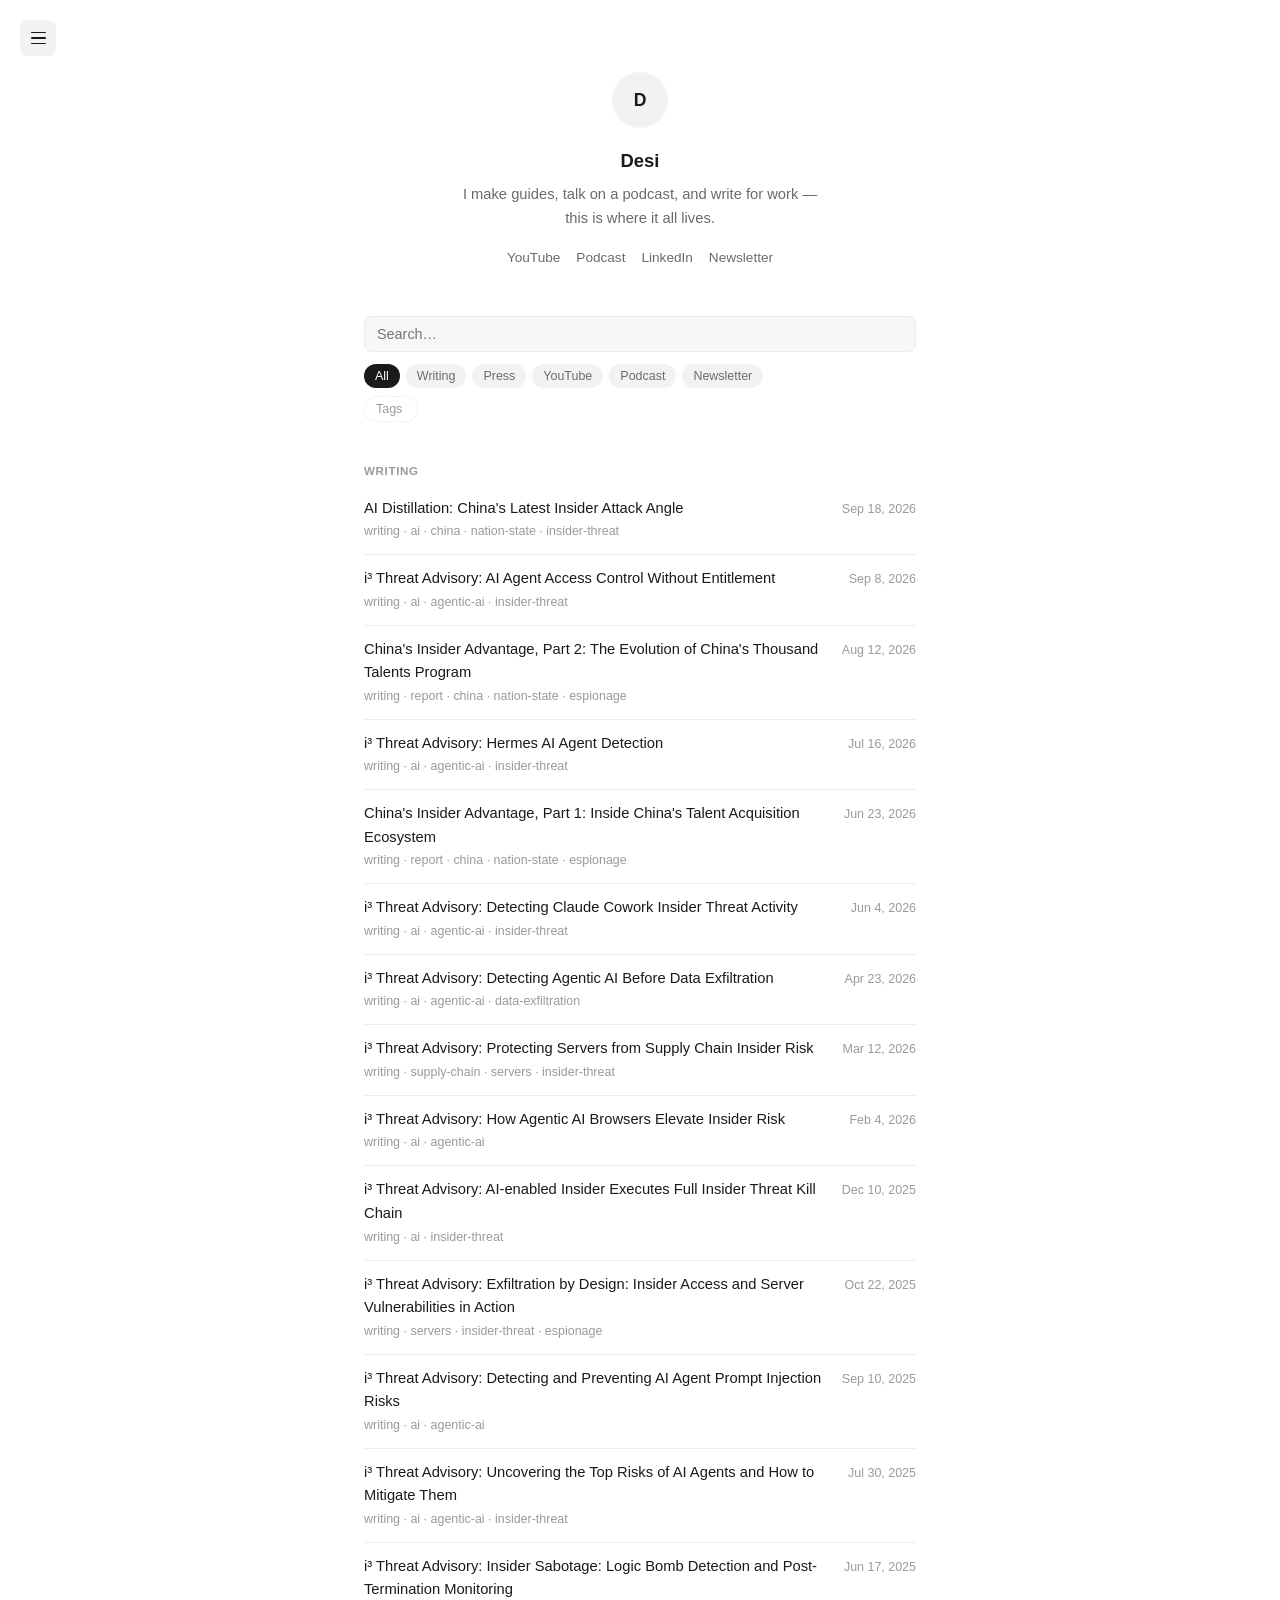
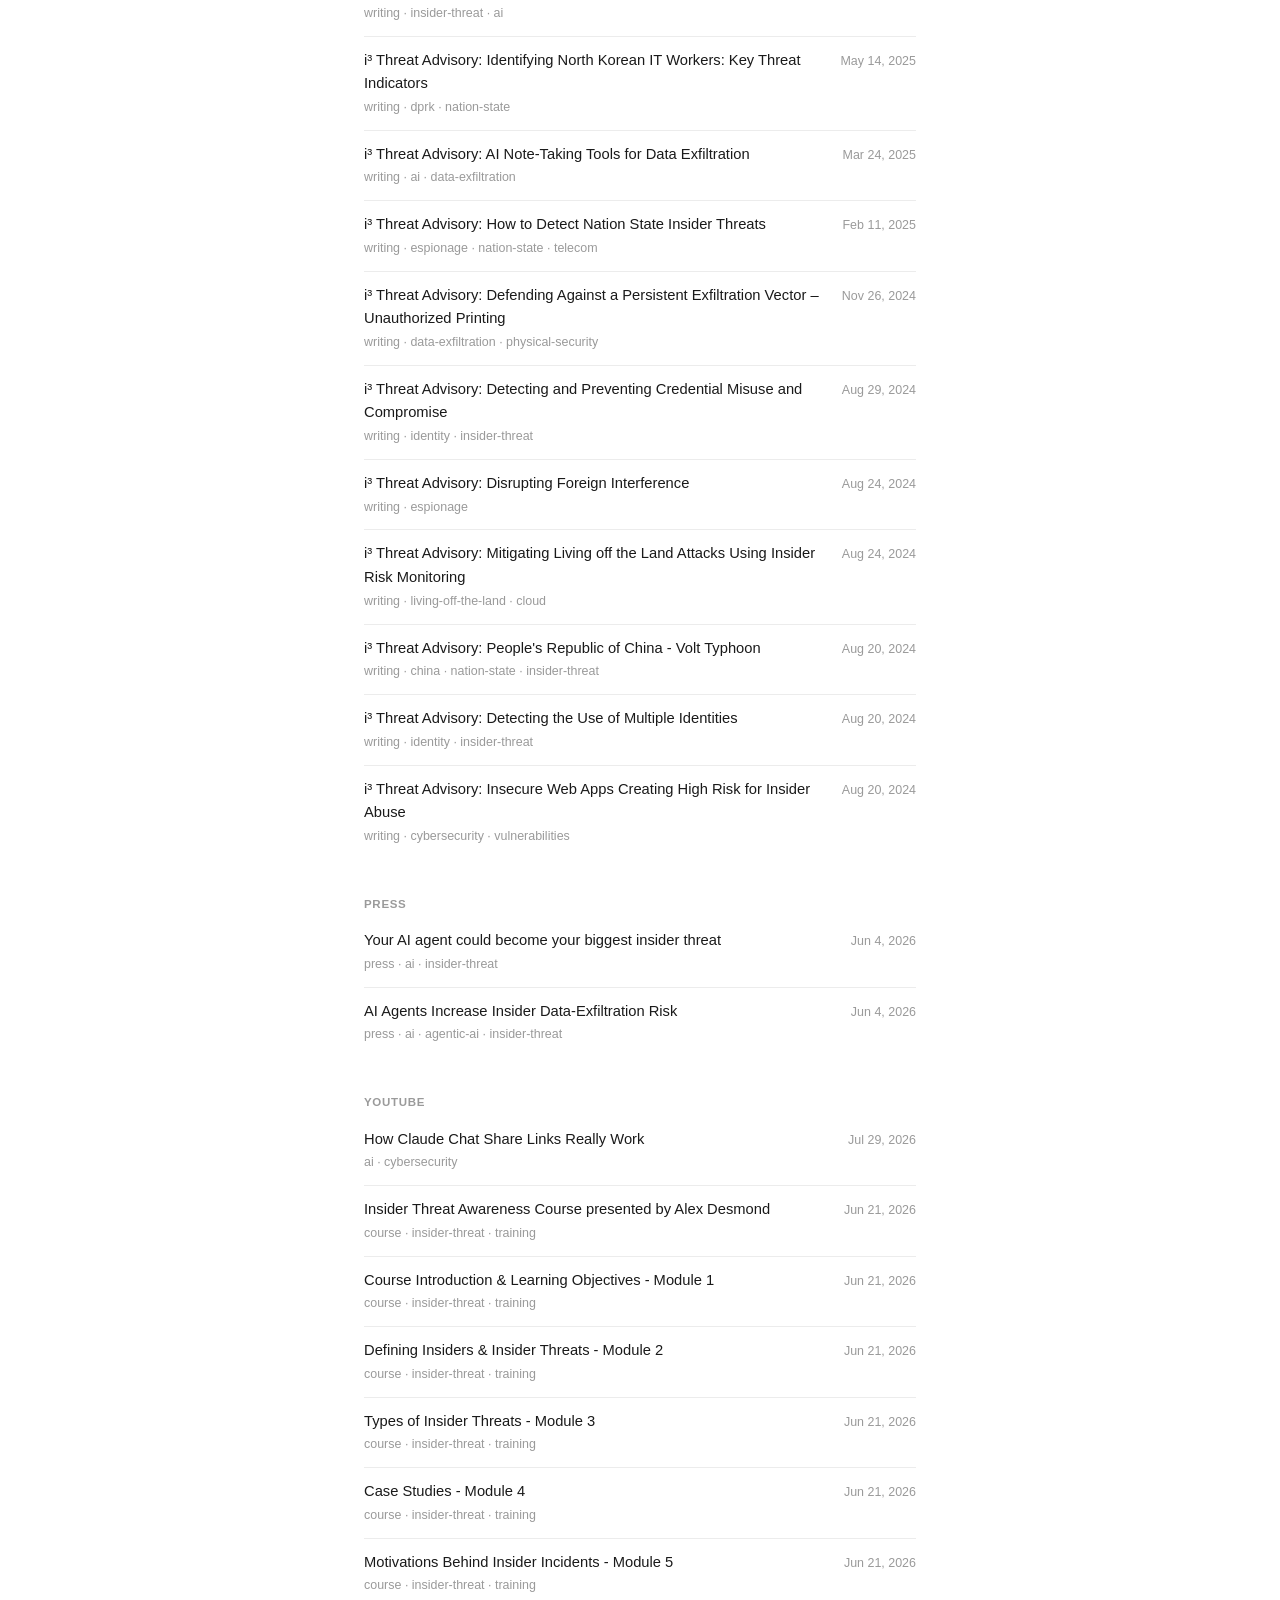
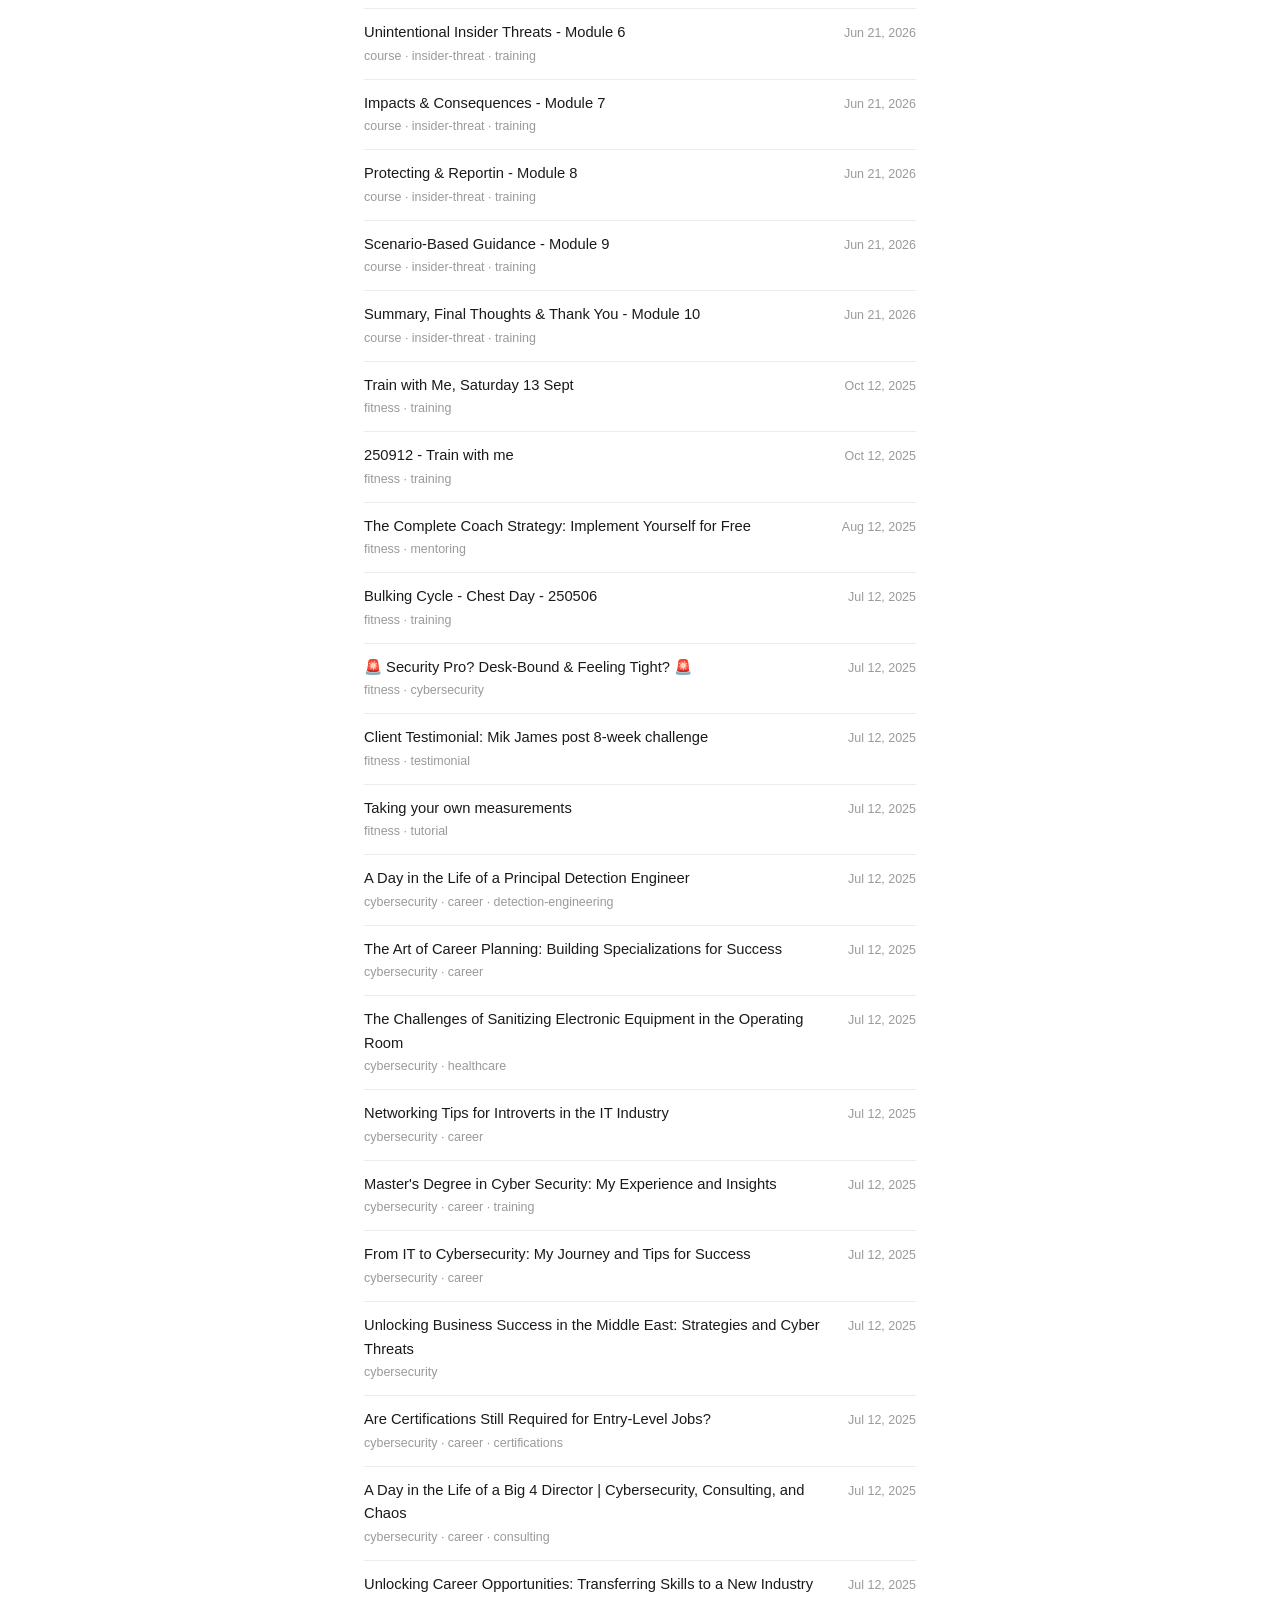
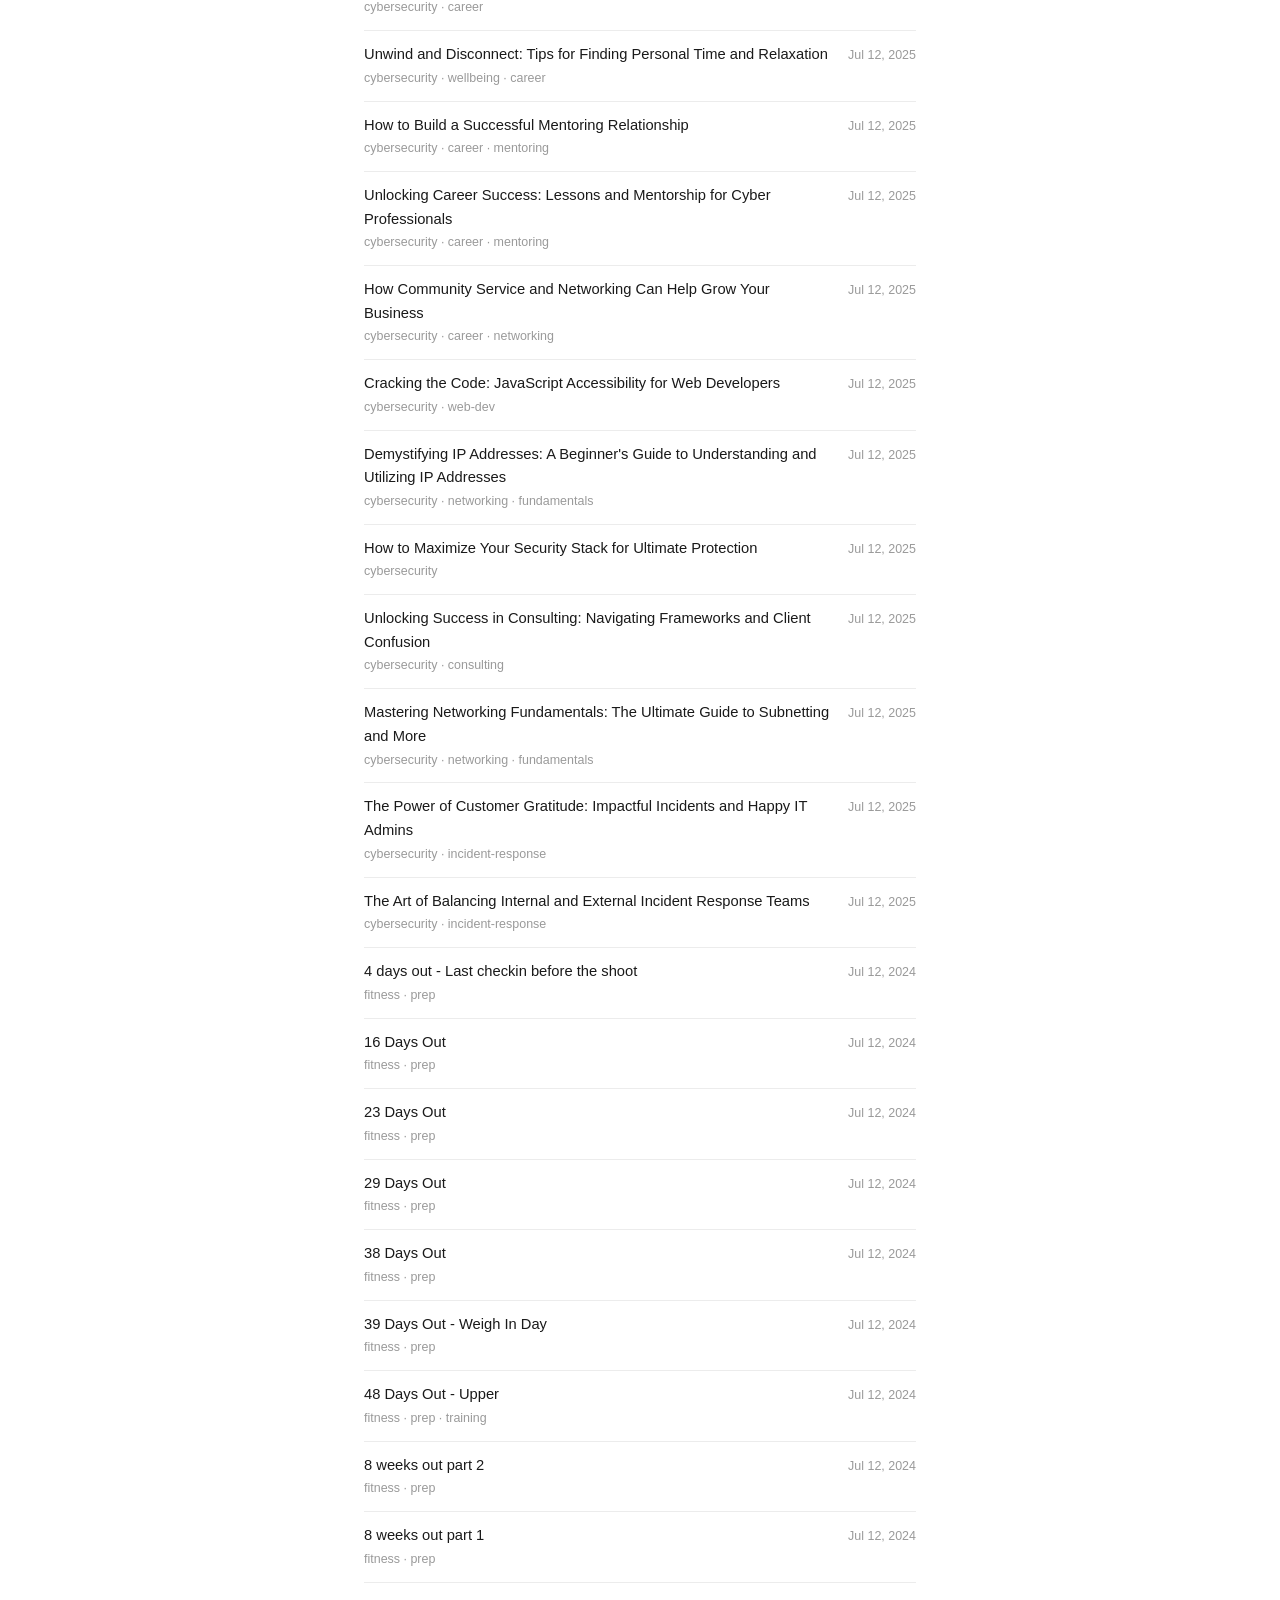
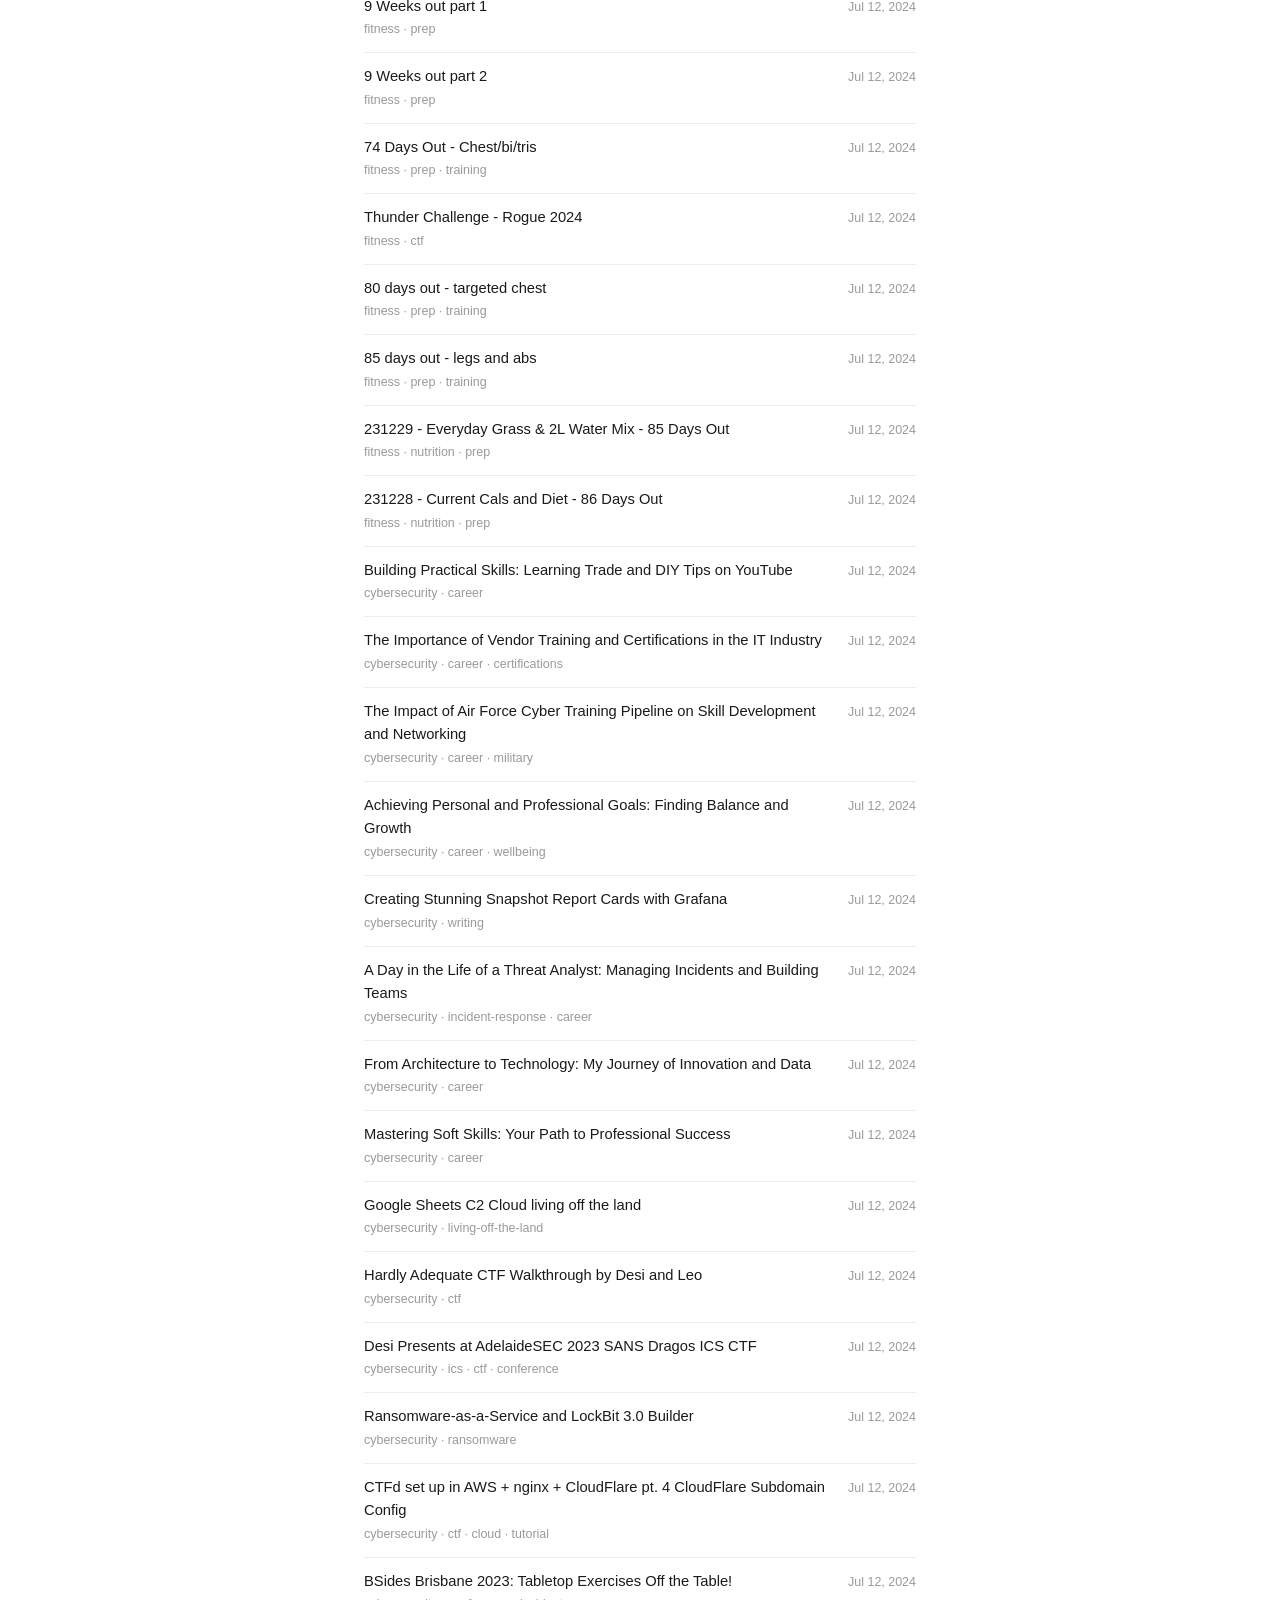
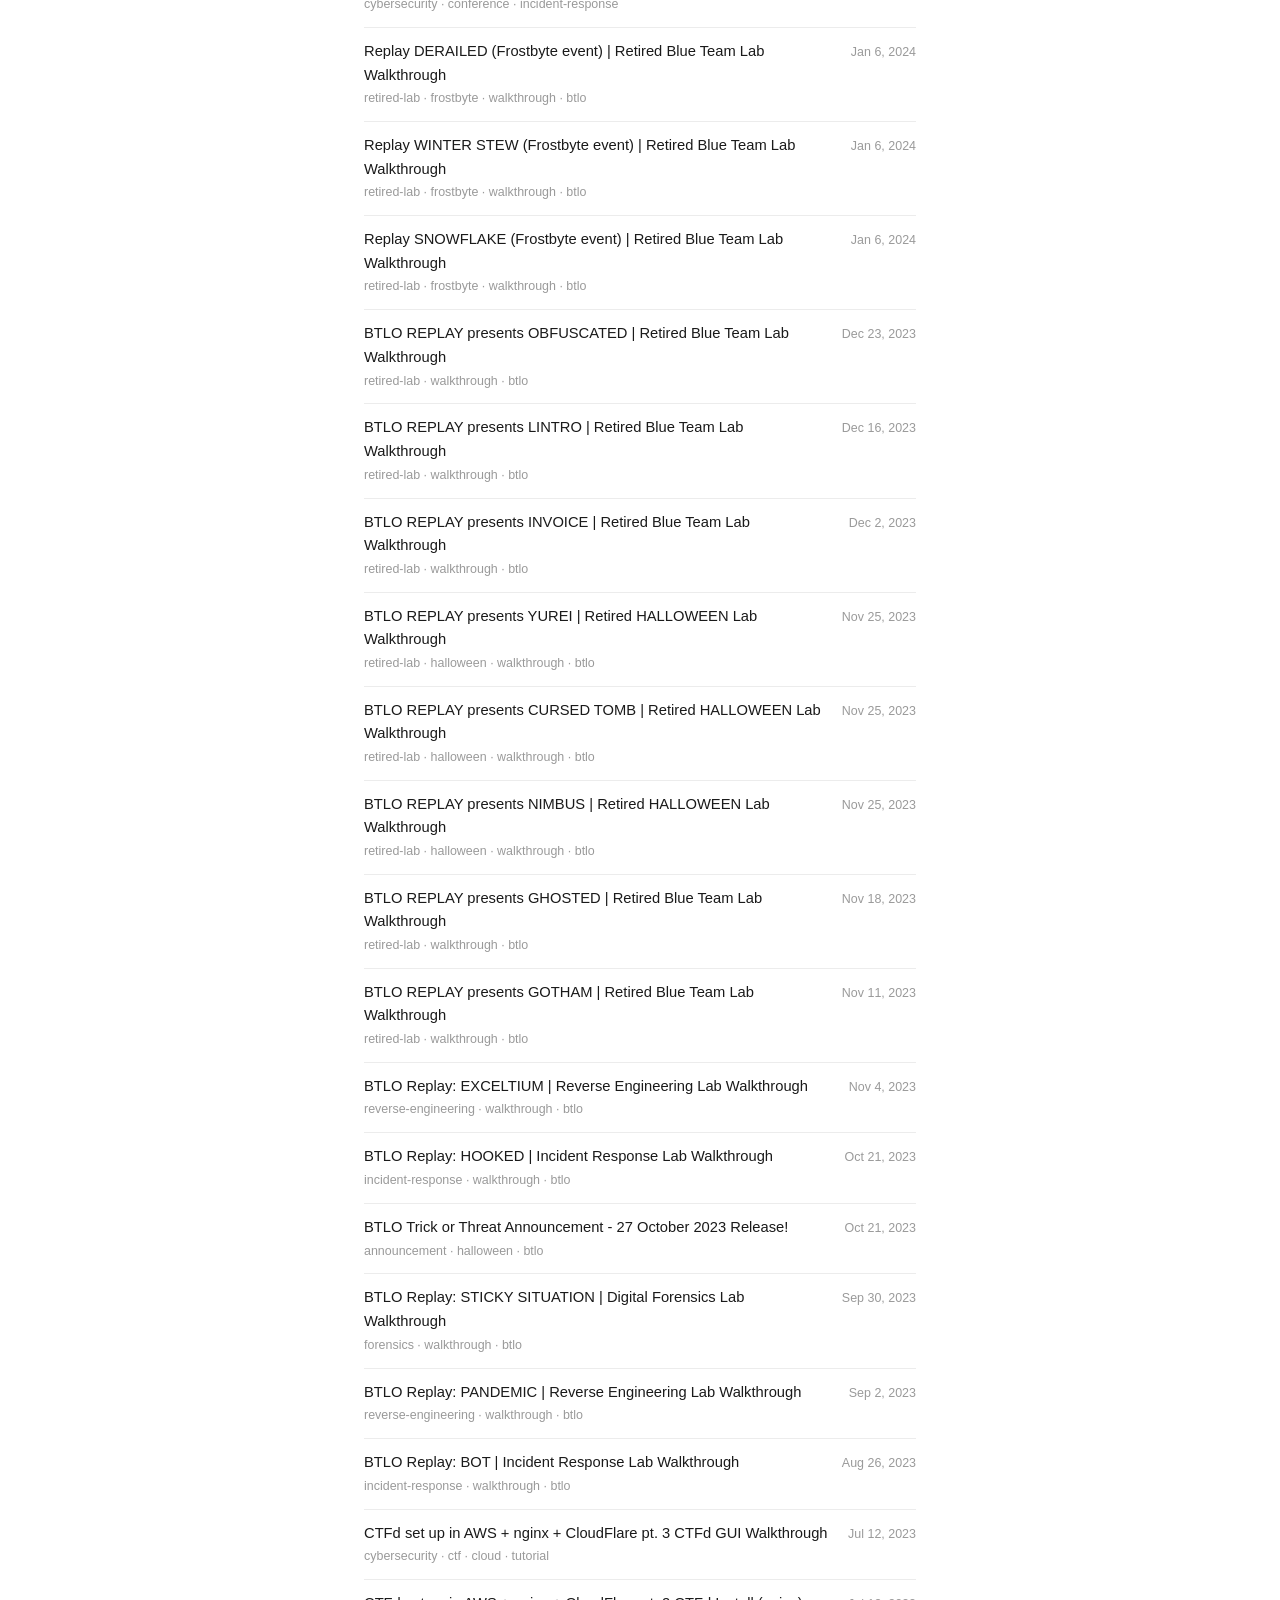
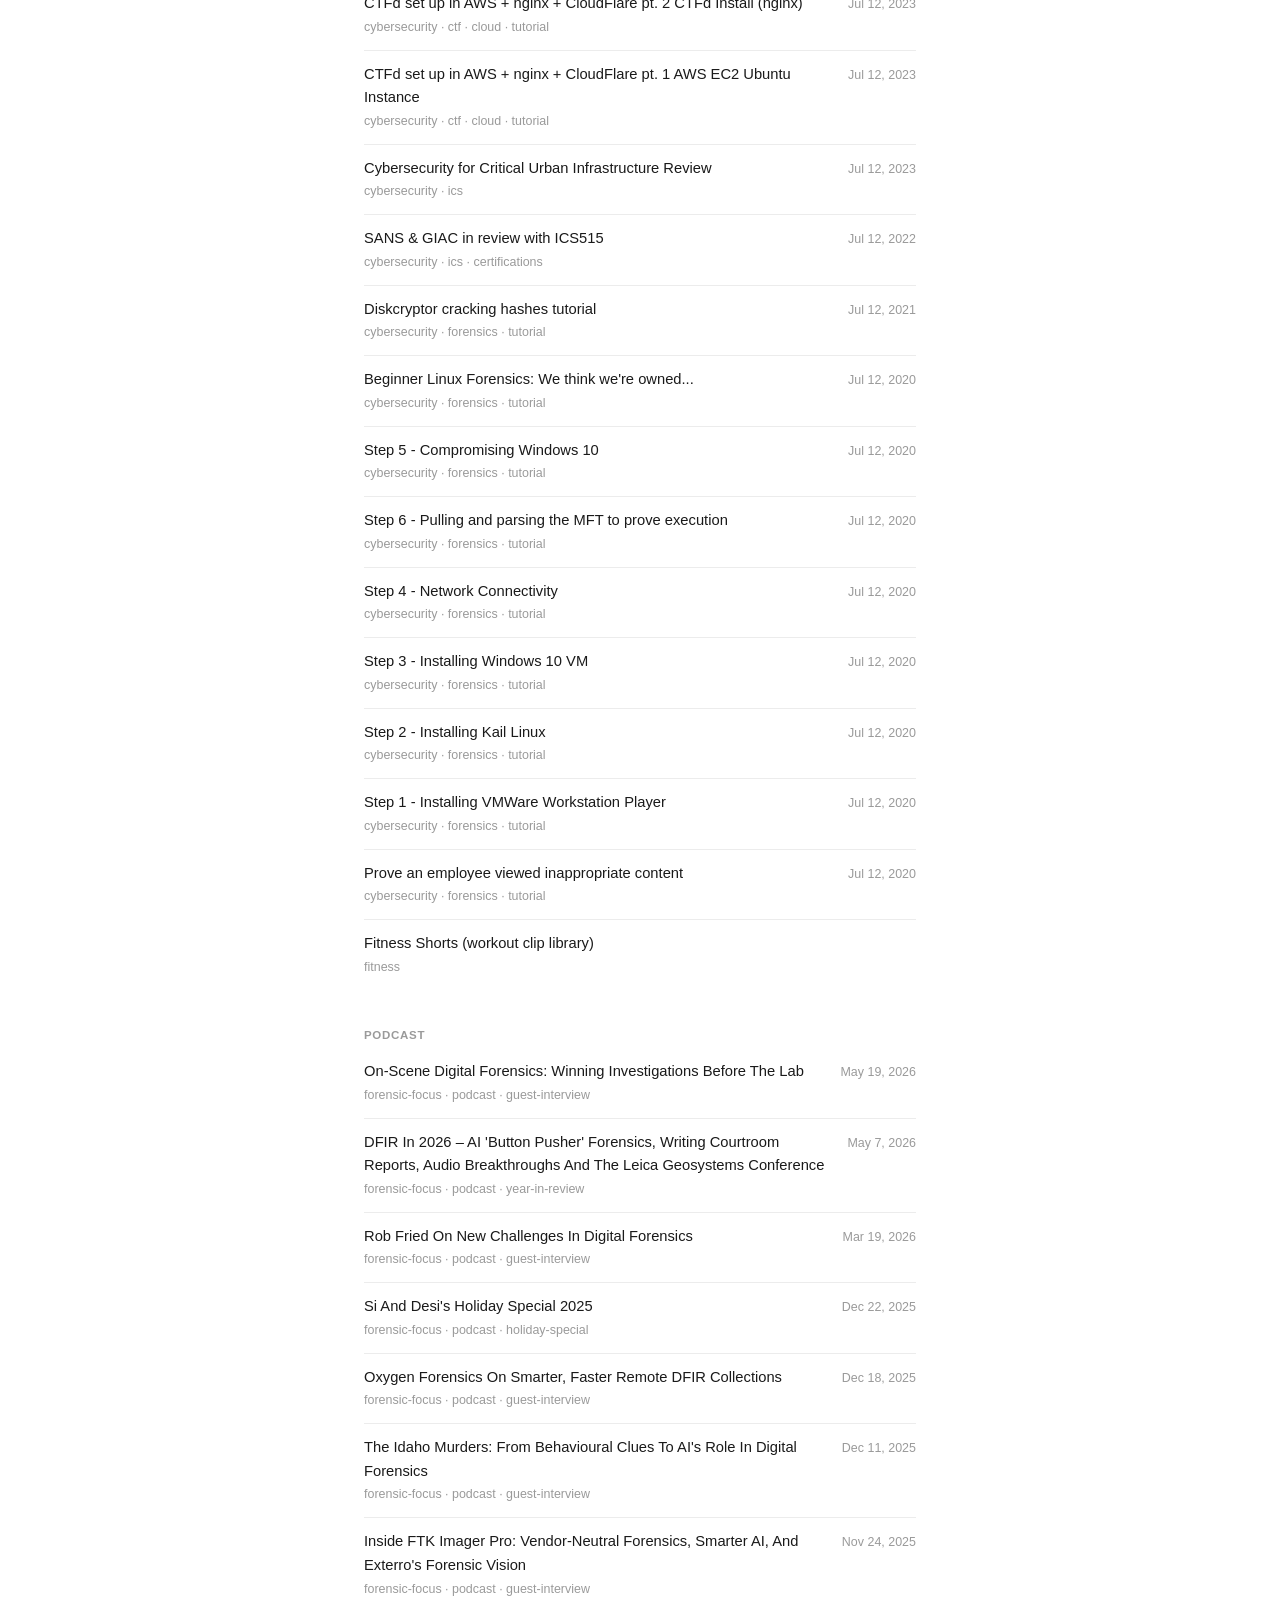
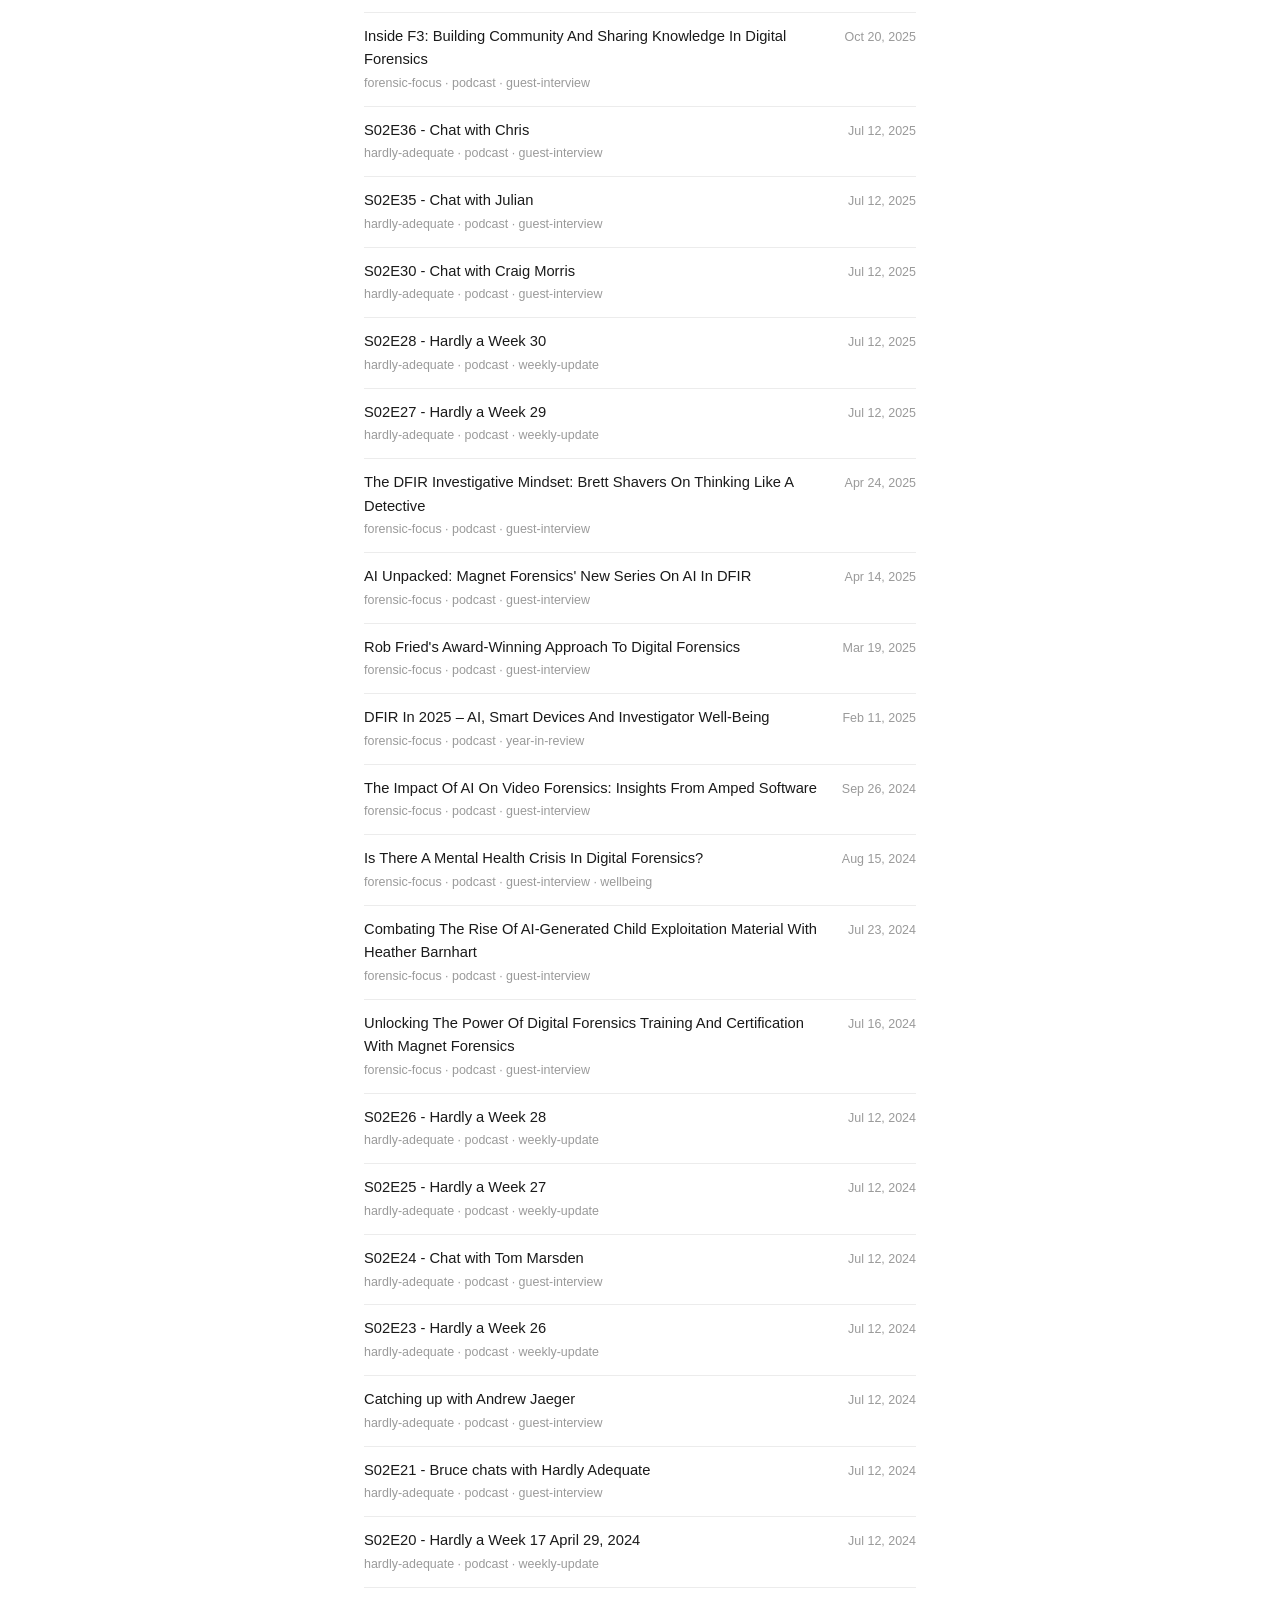
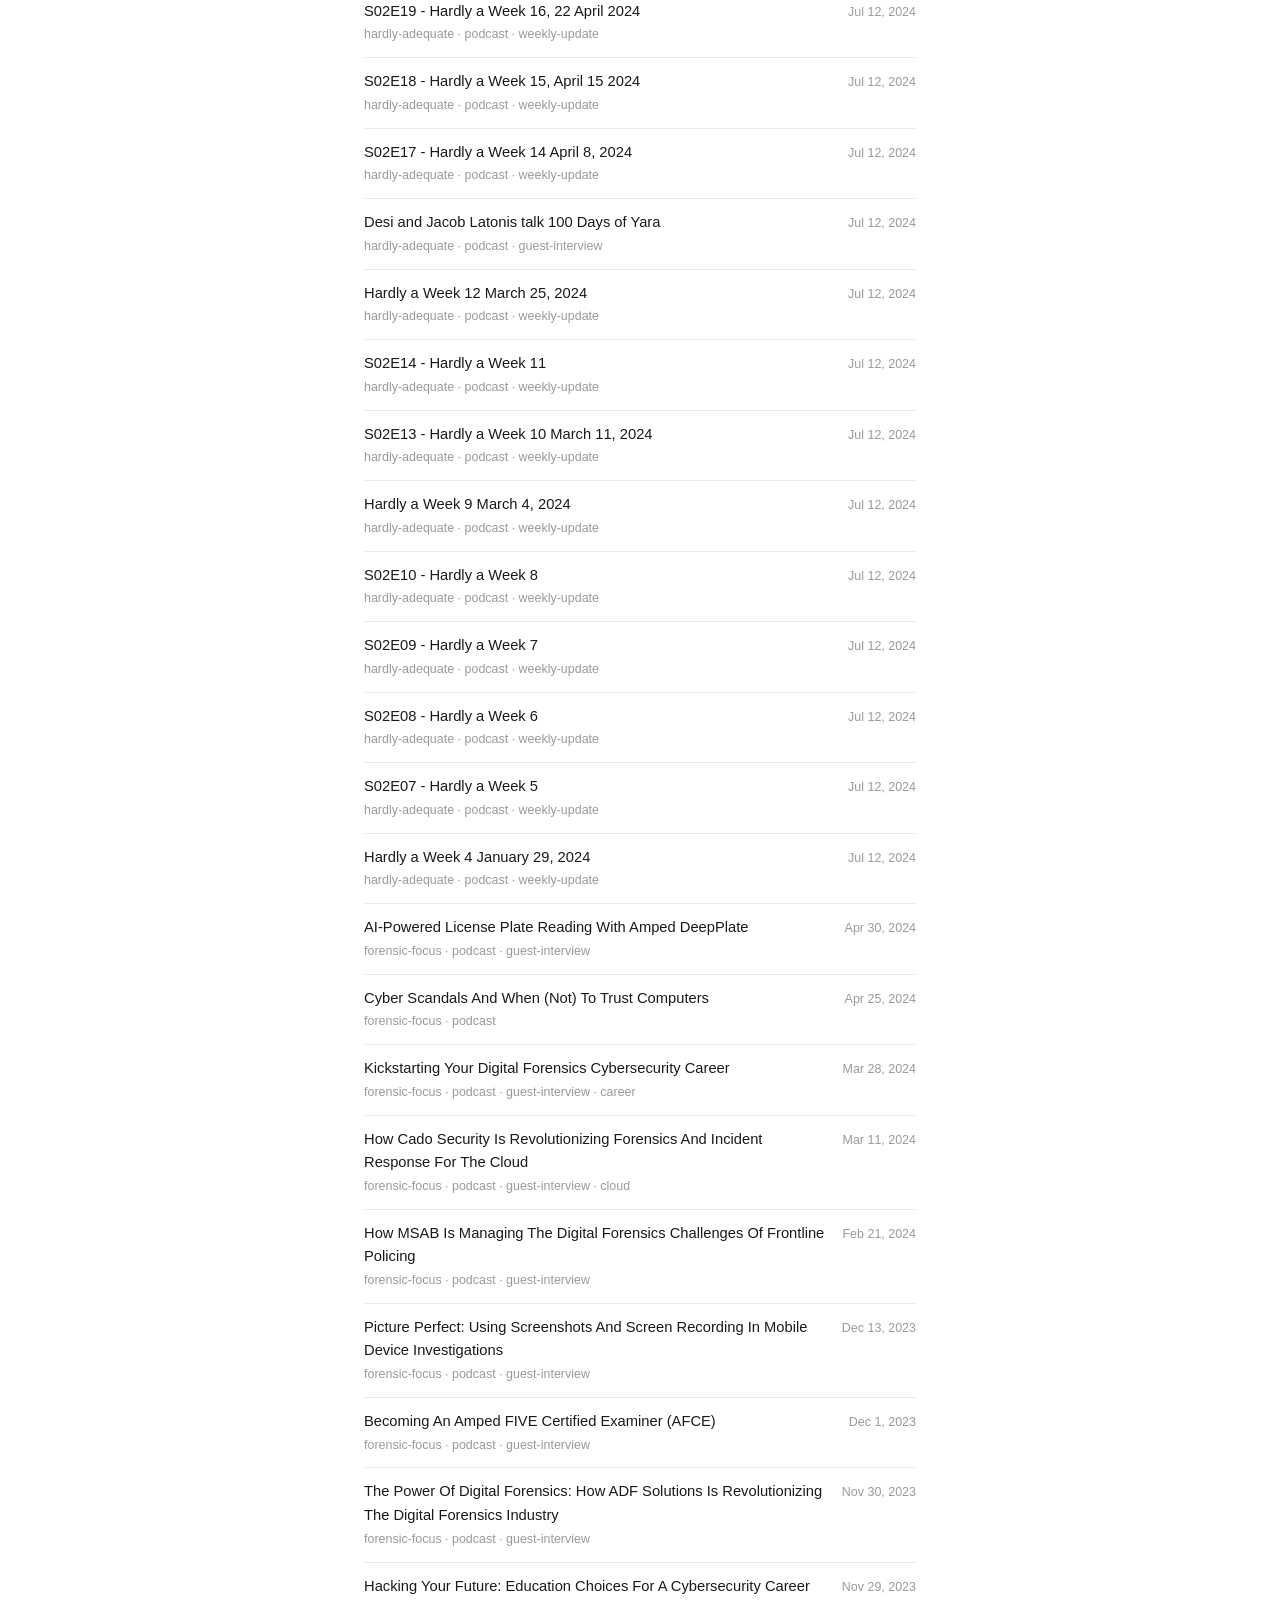
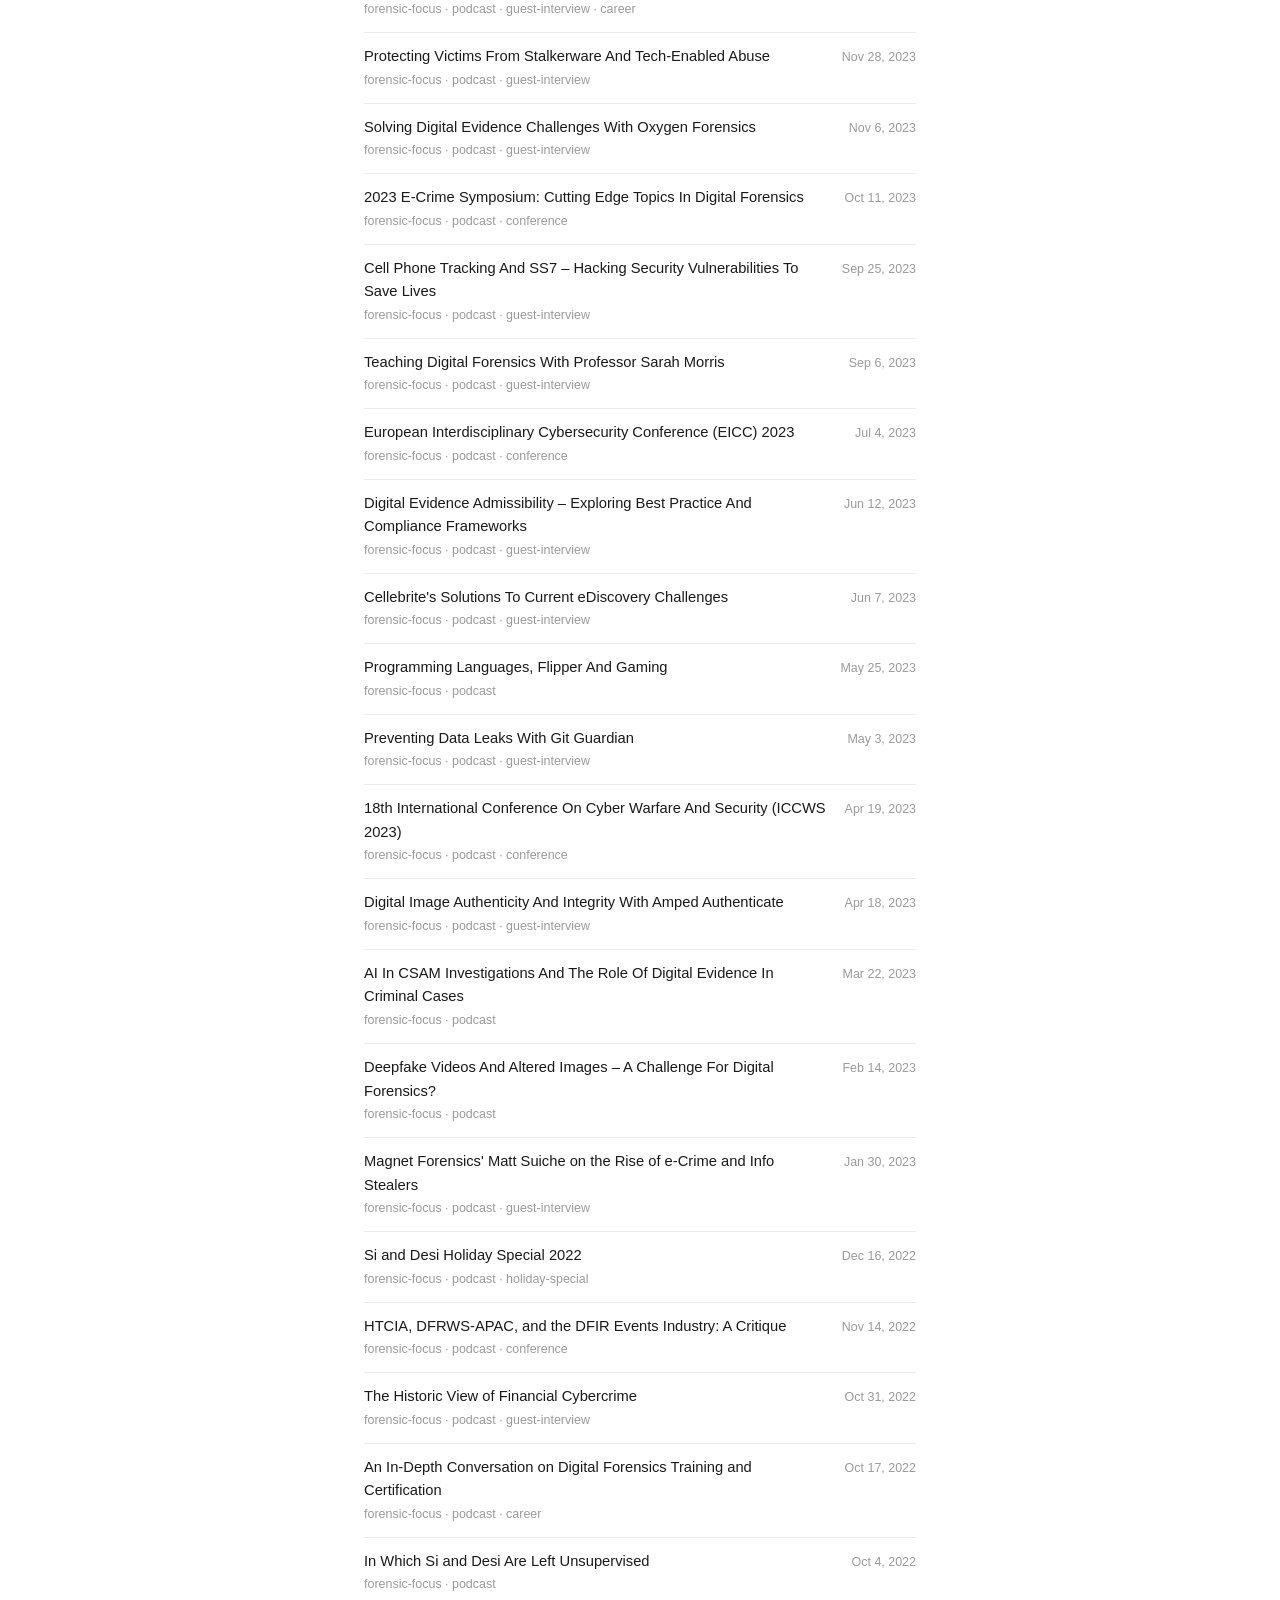
<file: index.html>
<!doctype html>
<html lang="en">
<head>
<meta charset="UTF-8" />
<meta name="viewport" content="width=device-width, initial-scale=1.0" />
<meta name="theme-color" content="rgb(10,10,10)" />
<title>Desi</title>
<meta name="description" content="Desi — YouTube guides, podcast episodes, and writing." />
<link rel="stylesheet" href="styles.css" />
</head>
<body>

<button id="menu-toggle" class="menu-toggle" aria-label="Open menu" aria-expanded="false">
  <span></span><span></span><span></span>
</button>

<div id="backdrop" class="backdrop"></div>

<nav id="nav-drawer" class="nav-drawer" aria-hidden="true">
  <button id="menu-close" class="menu-close" aria-label="Close menu">&times;</button>

  <ul class="drawer-links">
    <li><a href="#" data-type="all">Home</a></li>
    <li><a href="#" data-type="writing">Writing</a></li>
    <li><a href="#" data-type="press">Press</a></li>
    <li><a href="#" data-type="youtube">YouTube</a></li>
    <li><a href="#" data-type="podcast">Podcast</a></li>
    <li><a href="#" data-type="newsletter">Newsletter</a></li>
  </ul>

  <div class="drawer-social" id="drawer-social">
    <a id="drawer-youtube" href="#" target="_blank" rel="noopener noreferrer" aria-label="YouTube">
      <svg viewBox="0 0 24 24" width="20" height="20" fill="none" stroke="currentColor" stroke-width="1.6"><rect x="2" y="5" width="20" height="14" rx="4"/><path d="M10 9.5l5 2.5-5 2.5z" fill="currentColor" stroke="none"/></svg>
    </a>
    <a id="drawer-podcast" href="#" target="_blank" rel="noopener noreferrer" aria-label="Podcast">
      <svg viewBox="0 0 24 24" width="20" height="20" fill="none" stroke="currentColor" stroke-width="1.6"><rect x="9" y="2" width="6" height="12" rx="3"/><path d="M5 11a7 7 0 0 0 14 0M12 18v4"/></svg>
    </a>
    <a id="drawer-linkedin" href="#" target="_blank" rel="noopener noreferrer" aria-label="LinkedIn">
      <svg viewBox="0 0 24 24" width="20" height="20" fill="none" stroke="currentColor" stroke-width="1.6"><rect x="3" y="3" width="18" height="18" rx="3"/><circle cx="8" cy="8.5" r="0.6" fill="currentColor" stroke="none"/><path d="M8 11v6M8 11v6M13 17v-3.5c0-1.2.8-2 2-2s2 .8 2 2V17M13 17v-6"/></svg>
    </a>
    <a id="drawer-newsletter" href="#" target="_blank" rel="noopener noreferrer" aria-label="Newsletter">
      <svg viewBox="0 0 24 24" width="20" height="20" fill="none" stroke="currentColor" stroke-width="1.6"><rect x="2.5" y="4.5" width="19" height="15" rx="2.5"/><path d="M3 6.5l9 6.5 9-6.5"/></svg>
    </a>
  </div>
</nav>

<div class="page">

  <header class="profile">
    <div class="avatar" id="avatar">D</div>
    <h1>Desi</h1>
    <p class="bio">
      I make guides, talk on a podcast, and write for work —
      this is where it all lives.
    </p>
    <nav class="social-links">
      <a href="#" id="link-youtube" target="_blank" rel="noopener noreferrer">YouTube</a>
      <a href="#" id="link-podcast" target="_blank" rel="noopener noreferrer">Podcast</a>
      <a href="#" id="link-linkedin" target="_blank" rel="noopener noreferrer">LinkedIn</a>
      <a href="#" id="link-newsletter" target="_blank" rel="noopener noreferrer">Newsletter</a>
    </nav>
  </header>

  <div class="search-bar">
    <input type="search" id="search" placeholder="Search…" autocomplete="off" />
    <div class="filter-chips" id="type-filters">
      <button data-type="all" class="active">All</button>
      <button data-type="writing">Writing</button>
      <button data-type="press">Press</button>
      <button data-type="youtube">YouTube</button>
      <button data-type="podcast">Podcast</button>
      <button data-type="newsletter">Newsletter</button>
    </div>
    <button type="button" class="tags-toggle" id="tags-toggle" aria-expanded="false">
      Tags <span class="tags-toggle-count" id="tags-toggle-count"></span>
    </button>
    <div class="tag-chips" id="tag-cloud" hidden></div>
  </div>

  <main id="sections">
    <section data-section="writing">
      <h2>Writing</h2>
      <ul id="list-writing"></ul>
    </section>

    <section data-section="press">
      <h2>Press</h2>
      <ul id="list-press"></ul>
    </section>

    <section data-section="youtube">
      <h2>YouTube</h2>
      <ul id="list-youtube"></ul>
    </section>

    <section data-section="podcast">
      <h2>Podcast</h2>
      <ul id="list-podcast"></ul>
    </section>

    <section data-section="newsletter">
      <h2>Newsletter</h2>
      <ul id="list-newsletter"></ul>
    </section>

    <p class="empty-state" id="empty-state" style="display:none;">
      No results. Try a different search or clear the filters.
    </p>
  </main>

  <footer>
    <p>Desi, updated regularly.</p>
  </footer>

</div>

<script src="data.js"></script>
<script src="script.js"></script>
</body>
</html>
</file>
<file: styles.css>
:root {
  --bg: #ffffff;
  --text: #1a1a1a;
  --text-muted: #6b6b6b;
  --text-faint: #9a9a9a;
  --border: #ececec;
  --hover-bg: #f7f7f7;
  --accent: #1a1a1a;
  --chip-bg: #f2f2f2;
  --chip-active-bg: #1a1a1a;
  --chip-active-text: #ffffff;
}

@media (prefers-color-scheme: dark) {
  :root {
    --bg: #0a0a0a;
    --text: #ededed;
    --text-muted: #9a9a9a;
    --text-faint: #6b6b6b;
    --border: #1f1f1f;
    --hover-bg: #151515;
    --accent: #ededed;
    --chip-bg: #171717;
    --chip-active-bg: #ededed;
    --chip-active-text: #0a0a0a;
  }
}

* { box-sizing: border-box; }

html, body {
  margin: 0;
  padding: 0;
}

body {
  background: var(--bg);
  color: var(--text);
  font-family: -apple-system, BlinkMacSystemFont, "Segoe UI", Inter, Roboto, Helvetica, Arial, sans-serif;
  font-size: 15px;
  line-height: 1.6;
  -webkit-font-smoothing: antialiased;
}

.page {
  max-width: 600px;
  margin: 0 auto;
  padding: 72px 24px 80px;
}

/* Profile header */
.profile {
  text-align: center;
  margin-bottom: 48px;
}

.avatar {
  width: 56px;
  height: 56px;
  margin: 0 auto 18px;
  border-radius: 50%;
  background: var(--chip-bg);
  color: var(--text);
  display: flex;
  align-items: center;
  justify-content: center;
  font-size: 1.1rem;
  font-weight: 600;
}

.profile h1 {
  font-size: 1.15rem;
  font-weight: 600;
  margin: 0 0 8px;
}

.profile .bio {
  color: var(--text-muted);
  font-size: 0.92rem;
  max-width: 380px;
  margin: 0 auto 16px;
}

.social-links {
  display: flex;
  justify-content: center;
  gap: 16px;
}

.social-links a {
  color: var(--text-muted);
  text-decoration: none;
  font-size: 0.85rem;
  transition: color 0.15s ease;
}

.social-links a:hover {
  color: var(--text);
}

/* Search + filters */
.search-bar {
  margin-bottom: 40px;
}

.search-bar input[type="search"] {
  width: 100%;
  font-size: 0.9rem;
  padding: 9px 12px;
  border: 1px solid var(--border);
  border-radius: 8px;
  background: var(--hover-bg);
  color: var(--text);
  outline: none;
  margin-bottom: 12px;
}

.search-bar input[type="search"]:focus {
  border-color: var(--text-faint);
}

.filter-chips,
.tag-chips {
  display: flex;
  flex-wrap: wrap;
  gap: 6px;
}

.tag-chips {
  margin-top: 8px;
}

.filter-chips button,
.tag-chips button {
  font-size: 0.78rem;
  padding: 5px 11px;
  border-radius: 999px;
  border: none;
  background: var(--chip-bg);
  color: var(--text-muted);
  cursor: pointer;
  transition: all 0.15s ease;
}

.filter-chips button:hover,
.tag-chips button:hover {
  color: var(--text);
}

.filter-chips button.active,
.tag-chips button.active {
  background: var(--chip-active-bg);
  color: var(--chip-active-text);
}

.tags-toggle {
  display: inline-flex;
  align-items: center;
  gap: 4px;
  font-size: 0.78rem;
  padding: 5px 11px;
  margin-top: 8px;
  border-radius: 999px;
  border: 1px dashed var(--border);
  background: none;
  color: var(--text-faint);
  cursor: pointer;
  transition: all 0.15s ease;
}

.tags-toggle:hover {
  color: var(--text);
  border-color: var(--text-faint);
}

.tags-toggle[aria-expanded="true"] {
  color: var(--text);
  border-style: solid;
  background: var(--chip-bg);
}

.tags-toggle-count {
  font-variant-numeric: tabular-nums;
}

.tag-chips[hidden] {
  display: none;
}

/* Sections */
main section {
  margin-bottom: 36px;
}

main section.hidden {
  display: none;
}

main h2 {
  font-size: 0.72rem;
  font-weight: 600;
  text-transform: uppercase;
  letter-spacing: 0.06em;
  color: var(--text-faint);
  margin: 0 0 4px;
}

main ul {
  list-style: none;
  margin: 0;
  padding: 0;
}

main li {
  border-bottom: 1px solid var(--border);
}

main li:last-child {
  border-bottom: none;
}

main li.hidden {
  display: none;
}

.row {
  display: flex;
  align-items: baseline;
  justify-content: space-between;
  gap: 16px;
  text-decoration: none;
  color: inherit;
  padding: 12px 8px;
  margin: 0 -8px;
  border-radius: 6px;
  transition: background 0.15s ease;
}

.row:hover {
  background: var(--hover-bg);
}

.row-main {
  min-width: 0;
}

.row-title {
  font-size: 0.92rem;
  color: var(--text);
  display: block;
}

.row-tags {
  font-size: 0.78rem;
  color: var(--text-faint);
  margin-top: 2px;
}

.row-date {
  font-size: 0.78rem;
  color: var(--text-faint);
  white-space: nowrap;
  flex-shrink: 0;
}

.empty-state {
  text-align: center;
  color: var(--text-muted);
  font-size: 0.88rem;
  padding: 40px 0;
}

footer {
  margin-top: 56px;
  text-align: center;
  color: var(--text-faint);
  font-size: 0.78rem;
}

/* Menu toggle (hamburger) */
.menu-toggle {
  position: fixed;
  top: 20px;
  left: 20px;
  z-index: 30;
  width: 36px;
  height: 36px;
  border: none;
  border-radius: 8px;
  background: var(--chip-bg);
  cursor: pointer;
  display: flex;
  flex-direction: column;
  align-items: center;
  justify-content: center;
  gap: 4px;
  padding: 0;
}

.menu-toggle span {
  display: block;
  width: 15px;
  height: 1.5px;
  background: var(--text);
  border-radius: 1px;
  transition: transform 0.2s ease, opacity 0.2s ease;
}

.menu-toggle[aria-expanded="true"] span:nth-child(1) {
  transform: translateY(5.5px) rotate(45deg);
}
.menu-toggle[aria-expanded="true"] span:nth-child(2) {
  opacity: 0;
}
.menu-toggle[aria-expanded="true"] span:nth-child(3) {
  transform: translateY(-5.5px) rotate(-45deg);
}

/* Backdrop */
.backdrop {
  position: fixed;
  inset: 0;
  background: rgba(0, 0, 0, 0.35);
  opacity: 0;
  pointer-events: none;
  transition: opacity 0.25s ease;
  z-index: 20;
}

.backdrop.open {
  opacity: 1;
  pointer-events: auto;
}

/* Side drawer */
.nav-drawer {
  position: fixed;
  top: 0;
  left: 0;
  height: 100vh;
  width: min(300px, 85vw);
  background: var(--bg);
  border-right: 1px solid var(--border);
  z-index: 25;
  padding: 24px;
  display: flex;
  flex-direction: column;
  transform: translateX(-100%);
  transition: transform 0.28s ease;
}

.nav-drawer.open {
  transform: translateX(0);
}

.menu-close {
  align-self: flex-start;
  background: none;
  border: none;
  color: var(--text);
  font-size: 1.6rem;
  line-height: 1;
  cursor: pointer;
  padding: 4px;
  margin-bottom: 28px;
}

.drawer-links {
  list-style: none;
  margin: 0 0 auto;
  padding: 0;
  display: flex;
  flex-direction: column;
  gap: 20px;
}

.drawer-links a {
  text-decoration: none;
  color: var(--text);
  font-size: 1.05rem;
  font-weight: 500;
}

.drawer-links a:hover {
  color: var(--text-muted);
}

.drawer-social {
  display: flex;
  gap: 18px;
  padding-top: 24px;
  margin-top: 24px;
  border-top: 1px solid var(--border);
}

.drawer-social a {
  color: var(--text-faint);
  display: flex;
  transition: color 0.15s ease;
}

.drawer-social a:hover {
  color: var(--text);
}

body.drawer-open {
  overflow: hidden;
}
</file>
